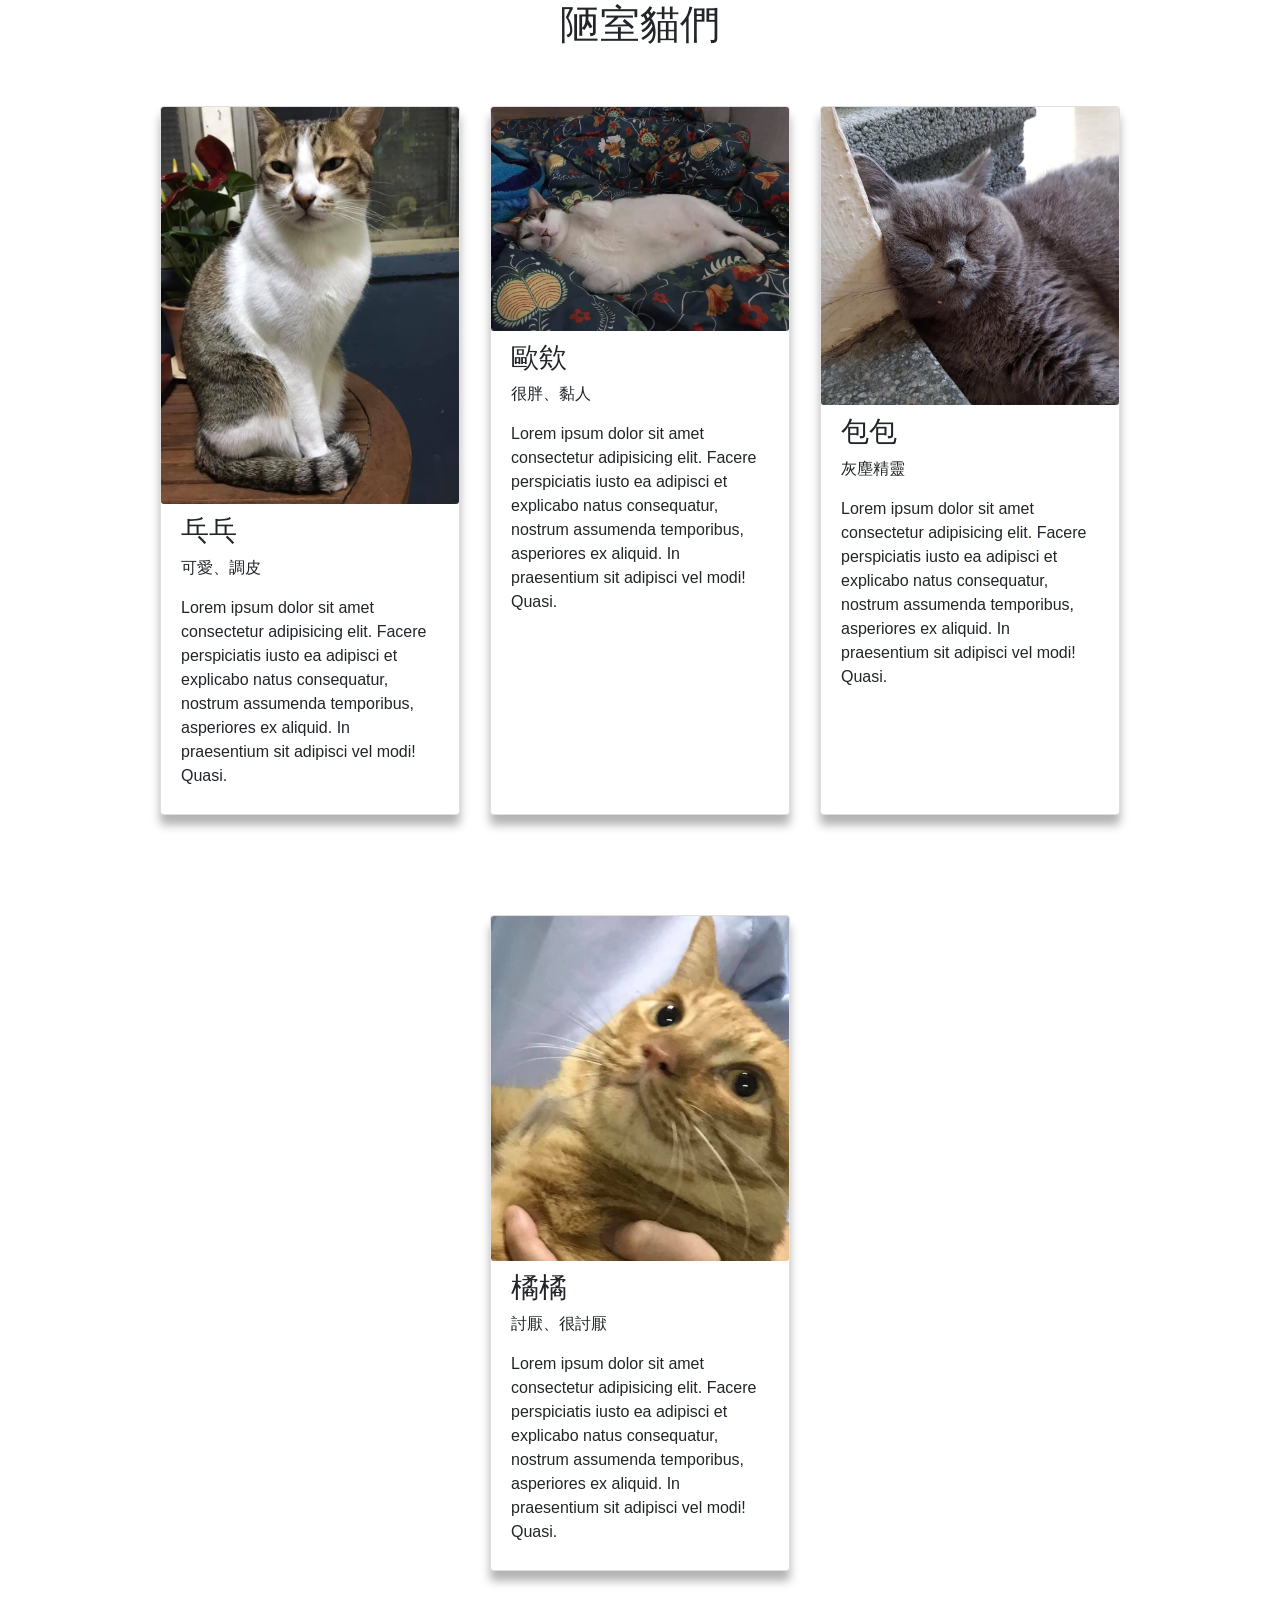
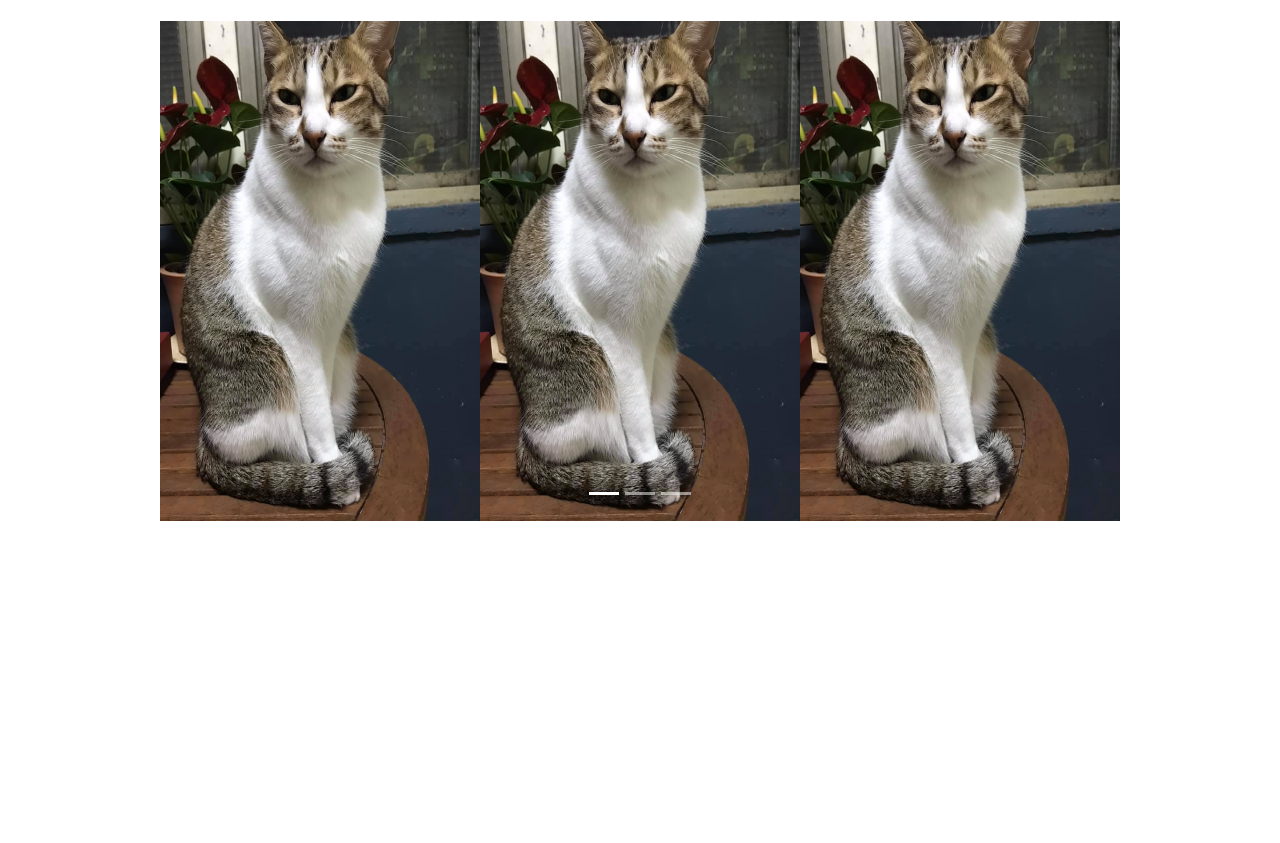
<file: Cats/index.html>
<!DOCTYPE html>
<html lang="en">

<head>
    <meta charset="UTF-8">
    <meta name="viewport" content="width=device-width, initial-scale=1.0">
    <meta http-equiv="X-UA-Compatible" content="ie=edge">
    <link rel="stylesheet" href="./css/basic.css">
    <!-- Bootstrap官方網站 https://getbootstrap.com/ -->
    <!-- 連結Bootstrap.min.css -->
    <link rel="stylesheet" href="https://stackpath.bootstrapcdn.com/bootstrap/4.4.1/css/bootstrap.min.css"
        integrity="sha384-Vkoo8x4CGsO3+Hhxv8T/Q5PaXtkKtu6ug5TOeNV6gBiFeWPGFN9MuhOf23Q9Ifjh" crossorigin="anonymous">
    <!-- TODO: 客製化Bootstrap CSS -->
    <!-- 使用font awesome -->
    <link rel="stylesheet" href="https://use.fontawesome.com/releases/v5.1.0/css/all.css"
        integrity="sha384-lKuwvrZot6UHsBSfcMvOkWwlCMgc0TaWr+30HWe3a4ltaBwTZhyTEggF5tJv8tbt" crossorigin="anonymous">
    <link rel="stylesheet" href="./css/style.css">
    <!-- 連結Bootstrap所需要的js -->
    <!-- jquery.min.js -->
    <script src="https://cdnjs.cloudflare.com/ajax/libs/jquery/3.4.1/jquery.min.js"></script>
    <!-- popper.min.js -->
    <script src="https://cdn.jsdelivr.net/npm/popper.js@1.16.0/dist/umd/popper.min.js"
        integrity="sha384-Q6E9RHvbIyZFJoft+2mJbHaEWldlvI9IOYy5n3zV9zzTtmI3UksdQRVvoxMfooAo" crossorigin="anonymous">
    </script>
    <!-- bootstrap.min.js -->
    <script src="https://stackpath.bootstrapcdn.com/bootstrap/4.4.1/js/bootstrap.min.js"
        integrity="sha384-wfSDF2E50Y2D1uUdj0O3uMBJnjuUD4Ih7YwaYd1iqfktj0Uod8GCExl3Og8ifwB6" crossorigin="anonymous">
    </script>
    <title>Cats</title>
</head>

<body>
    <h1 class="title">陋室貓們</h1>
    <div class="card-list">
        <!-- card -->
        <div class="card">
            <img src="./images/cat_p.jpg" alt="" class="card-img">
            <div class="card-body">
                <h3>乓乓</h3>
                <p class="descript">可愛、調皮</p>
                <p>Lorem ipsum dolor sit amet consectetur adipisicing elit. Facere perspiciatis iusto ea adipisci et
                    explicabo natus consequatur, nostrum assumenda temporibus, asperiores ex aliquid. In praesentium sit
                    adipisci vel modi! Quasi.</p>
            </div>
        </div>
        <!-- card end -->
        <!-- card -->
        <div class="card">
            <img src="./images/cat_o.jpg" alt="" class="card-img">
            <div class="card-body">
                <h3>歐欸</h3>
                <p class="descript">很胖、黏人</p>
                <p>Lorem ipsum dolor sit amet consectetur adipisicing elit. Facere perspiciatis iusto ea adipisci et
                    explicabo natus consequatur, nostrum assumenda temporibus, asperiores ex aliquid. In praesentium sit
                    adipisci vel modi! Quasi.</p>
            </div>
        </div>
        <!-- card end -->
        <!-- card -->
        <div class="card">
            <img src="./images/cat_b.jpg" alt="" class="card-img">
            <div class="card-body">
                <h3>包包</h3>
                <p class="descript">灰塵精靈</p>
                <p>Lorem ipsum dolor sit amet consectetur adipisicing elit. Facere perspiciatis iusto ea adipisci et
                    explicabo natus consequatur, nostrum assumenda temporibus, asperiores ex aliquid. In praesentium sit
                    adipisci vel modi! Quasi.</p>
            </div>
        </div>
        <!-- card end -->
        <!-- card -->
        <div class="card">
            <img src="./images/cat_g.jpg" alt="" class="card-img">
            <div class="card-body">
                <h3>橘橘</h3>
                <p class="descript">討厭、很討厭</p>
                <p>Lorem ipsum dolor sit amet consectetur adipisicing elit. Facere perspiciatis iusto ea adipisci et
                    explicabo natus consequatur, nostrum assumenda temporibus, asperiores ex aliquid. In praesentium sit
                    adipisci vel modi! Quasi.</p>
            </div>
        </div>
        <!-- card end -->
    </div>

    <!-- carousel -->
    <div id="carouseCats" class="carousel slide" data-ride="carousel">
        <ol class="carousel-indicators">
            <li data-target="#carouseCats" data-slide-to="0" class="active"></li>
            <li data-target="#carouseCats" data-slide-to="1"></li>
            <li data-target="#carouseCats" data-slide-to="2"></li>
        </ol>
        <div class="carousel-inner" role="listbox">
            <div class="carousel-item active">
                <div class="row justify-content-center no-gutters">
                    <div class="col-md-3">
                        <img src="./images/cat_p.jpg" class="w-100" height="500" alt="">
                    </div>
                    <div class="col-md-3">
                        <img src="./images/cat_p.jpg" class="w-100" height="500" alt="">
                    </div>
                    <div class="col-md-3">
                        <img src="./images/cat_p.jpg" class="w-100" height="500" alt="">
                    </div>
                </div>
            </div>
            <div class="carousel-item">
                <div class="row justify-content-center no-gutters">
                    <div class="col-md-4">
                        <img src="./images/cat_o.jpg" class="w-100" height="500" alt="">
                    </div>
                    <div class="col-md-4">
                        <img src="./images/cat_o.jpg" class="w-100" height="500" alt="">
                    </div>
                    <div class="col-md-4">
                        <img src="./images/cat_o.jpg" class="w-100" height="500" alt="">
                    </div>
                </div>
            </div>
            <div class="carousel-item">
                <div class="row justify-content-center no-gutters">
                    <div class="col-md-4">
                        <img src="./images/cat_b.jpg" class="w-100" height="500" alt="">
                    </div>
                    <div class="col-md-4">
                        <img src="./images/cat_b.jpg" class="w-100" height="500" alt="">
                    </div>
                    <div class="col-md-4">
                        <img src="./images/cat_b.jpg" class="w-100" height="500" alt="">
                    </div>
                </div>
            </div>
        </div>
        <a class="carousel-control-prev" href="#carouseCats" role="button" data-slide="prev">
            <span class="carousel-control-prev-icon" aria-hidden="true"></span>
            <span class="sr-only">Previous</span>
        </a>
        <a class="carousel-control-next" href="#carouseCats" role="button" data-slide="next">
            <span class="carousel-control-next-icon" aria-hidden="true"></span>
            <span class="sr-only">Next</span>
        </a>
    </div>
    <!-- carousel end -->
    <iframe width="560" height="315" src="https://www.youtube.com/embed/_WycfBpd3mg" frameborder="0"
        allow="accelerometer; autoplay; encrypted-media; gyroscope; picture-in-picture" allowfullscreen>
    </iframe>
</body>

</html>
</file>
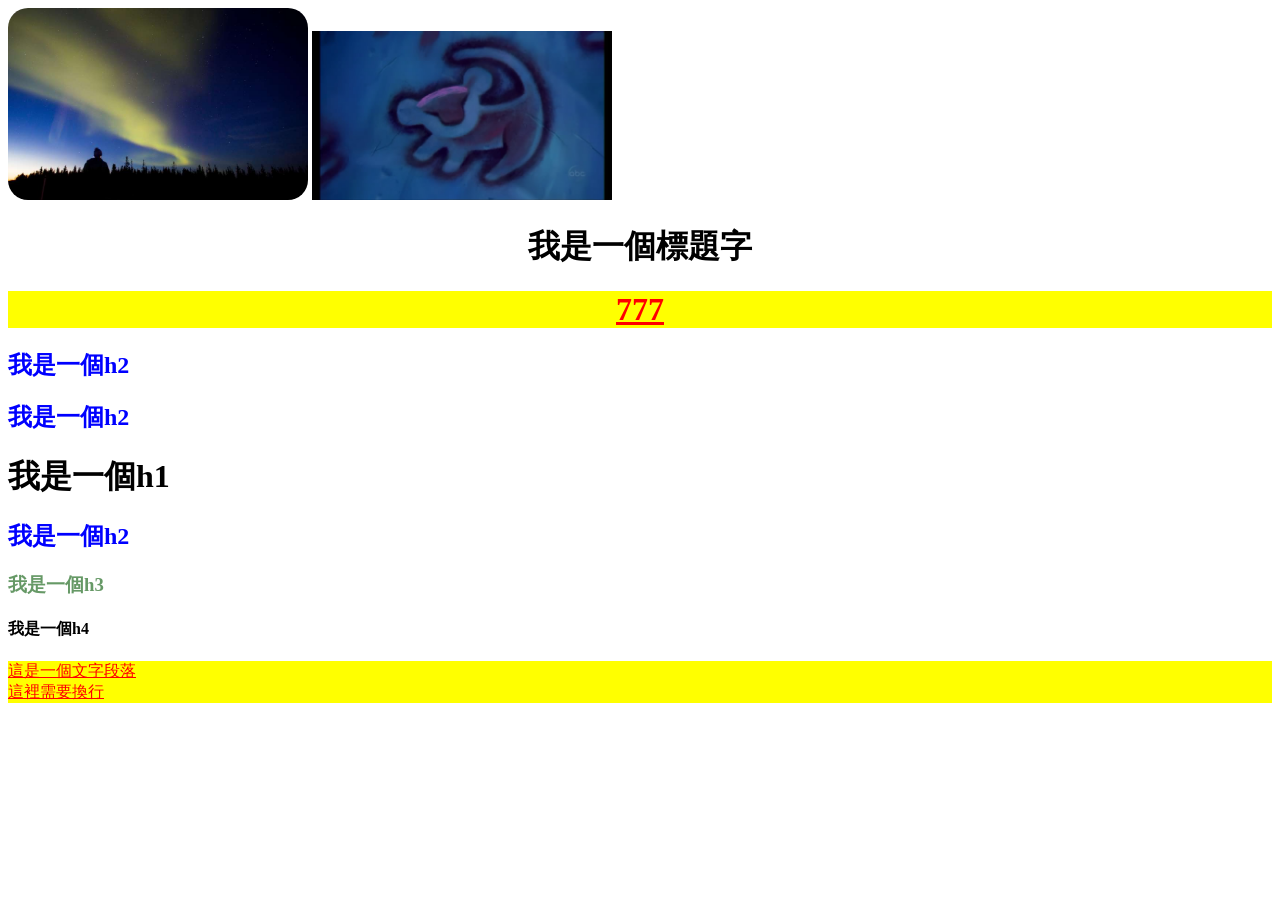
<file: L1/index.html>
<!DOCTYPE html>
<html lang="en">

<head>
    <meta charset="UTF-8">
    <meta name="viewport" content="width=device-width, initial-scale=1.0">
    <meta http-equiv="X-UA-Compatible" content="ie=edge">
    <!-- 透過link標籤連結css檔案 -->
    <link rel="stylesheet" href="./style.css">
    <title>my first web site</title>
</head>

<body>
    <img class="rounded" src="./images/image2.jpg" width="300" alt="">
    <img src="./images/image1.jpg" width="300" alt="">
    <h1 class="text-center">我是一個標題字</h1>
    <h1 class="important-title text-center">777</h1>
    <!-- h1.important-title -->
    <h2>我是一個h2</h2>
    <h2>我是一個h2</h2>
    <!--h${我是一個h$}*4 -->
    <!-- 註解 ctrl + / -->
    <h1>我是一個h1</h1>
    <h2>我是一個h2</h2>
    <h3>我是一個h3</h3>
    <h4>我是一個h4</h4>

    <!-- 內文 p (paragraph) -->
    <!--斷行br (break)-->
    <p class="important-title">這是一個文字段落 <br> 這裡需要換行</p>
</body>

</html>
</file>
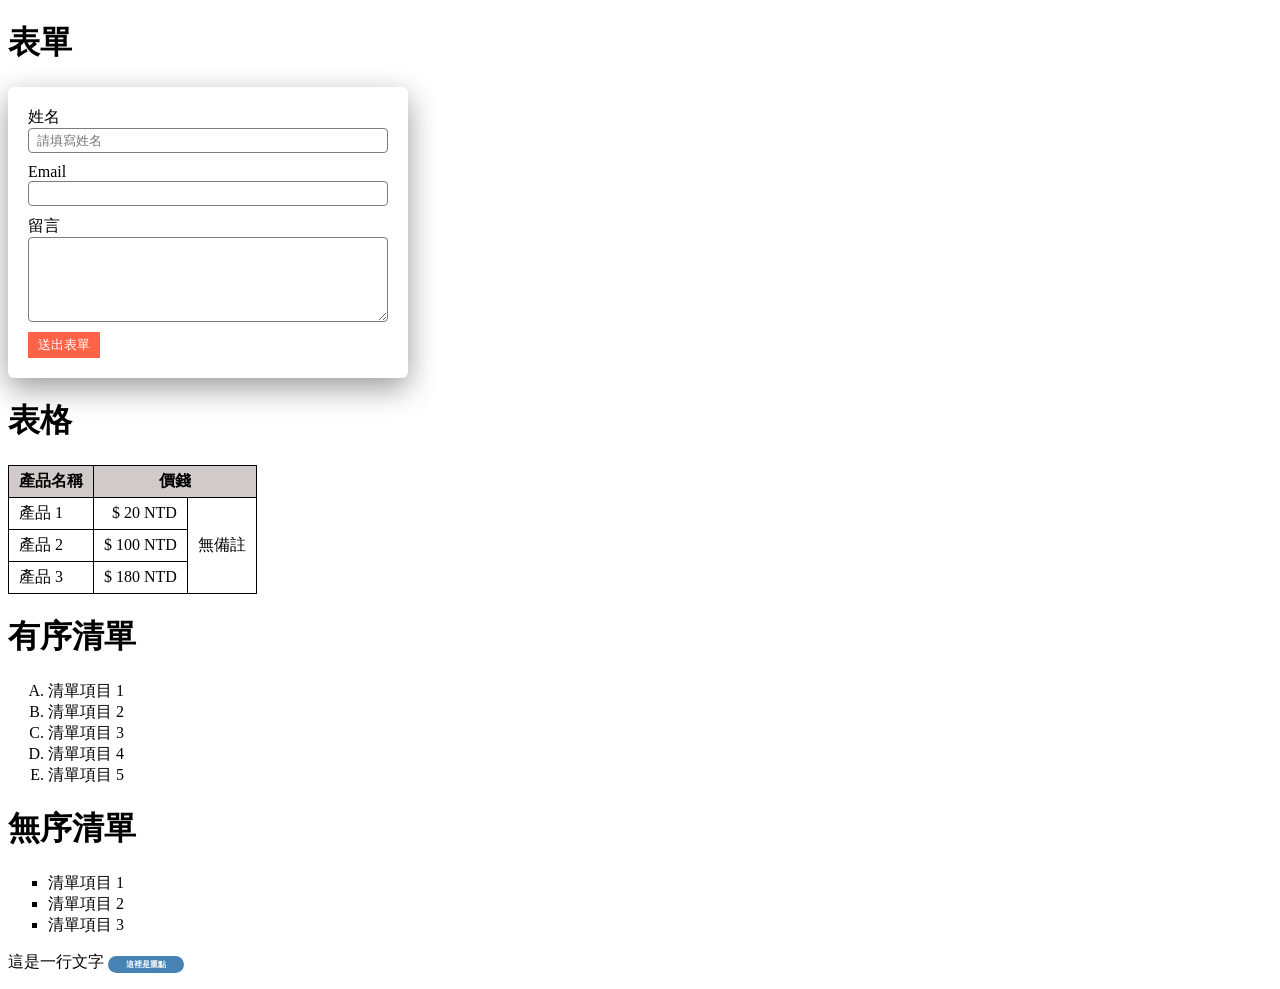
<file: L3/index.html>
<!DOCTYPE html>
<html lang="en">

<head>
    <meta charset="UTF-8">
    <meta name="viewport" content="width=device-width, initial-scale=1.0">
    <meta http-equiv="X-UA-Compatible" content="ie=edge">
    <link rel="stylesheet" href="./css/basic.css">
    <link rel="stylesheet" href="./css/style.css">
    <title>空白專案範本</title>
</head>

<body>
    <h1>表單</h1>
    <form class="form-box" action="https://formspree.io/nimblefrog0731@gmail.com" method="POST">
        <label for="userName">姓名</label>
        <input name="姓名" class="form-control" id="userName" type="text" placeholder="請填寫姓名" required>

        <label for="userEmail">Email</label>
        <input name="Email" class="form-control" id="userEmail" type="email" required>

        <label for="userComment">留言</label>
        <textarea name="留言" class="form-control" id="userComment" cols="30" rows="5" required></textarea>

        <button class="submit-btn" type="submit">送出表單</button>
    </form>
    <h1>表格</h1>
    <!-- table>(tr>td{產品 $}+td.price{120}+td)*3 -->
    <table>
        <tr>
            <th>產品名稱</th>
            <th colspan="2">價錢</th>
            <!-- <th>備註</th> -->
        </tr>
        <tr>
            <td>產品 1</td>
            <td class="price">20</td>
            <td rowspan="3">無備註</td>
        </tr>
        <tr>
            <td>產品 2</td>
            <td class="price">100</td>
        </tr>
        <tr>
            <td>產品 3</td>
            <td class="price">180</td>
        </tr>
    </table>
    <h1>有序清單</h1>
    <!-- ol>li{清單項目  $}*5 -->
    <ol type="A">
        <li>清單項目 1</li>
        <li>清單項目 2</li>
        <li>清單項目 3</li>
        <li>清單項目 4</li>
        <li>清單項目 5</li>
    </ol>
    <h1>無序清單</h1>
    <!-- circle, square -->
    <ul type="square">
        <li>清單項目 1</li>
        <li>清單項目 2</li>
        <li>清單項目 3</li>
    </ul>
    <p>這是一行文字
        <span class="highlight">這裡是重點</span>
    </p>
</body>

</html>
</file>
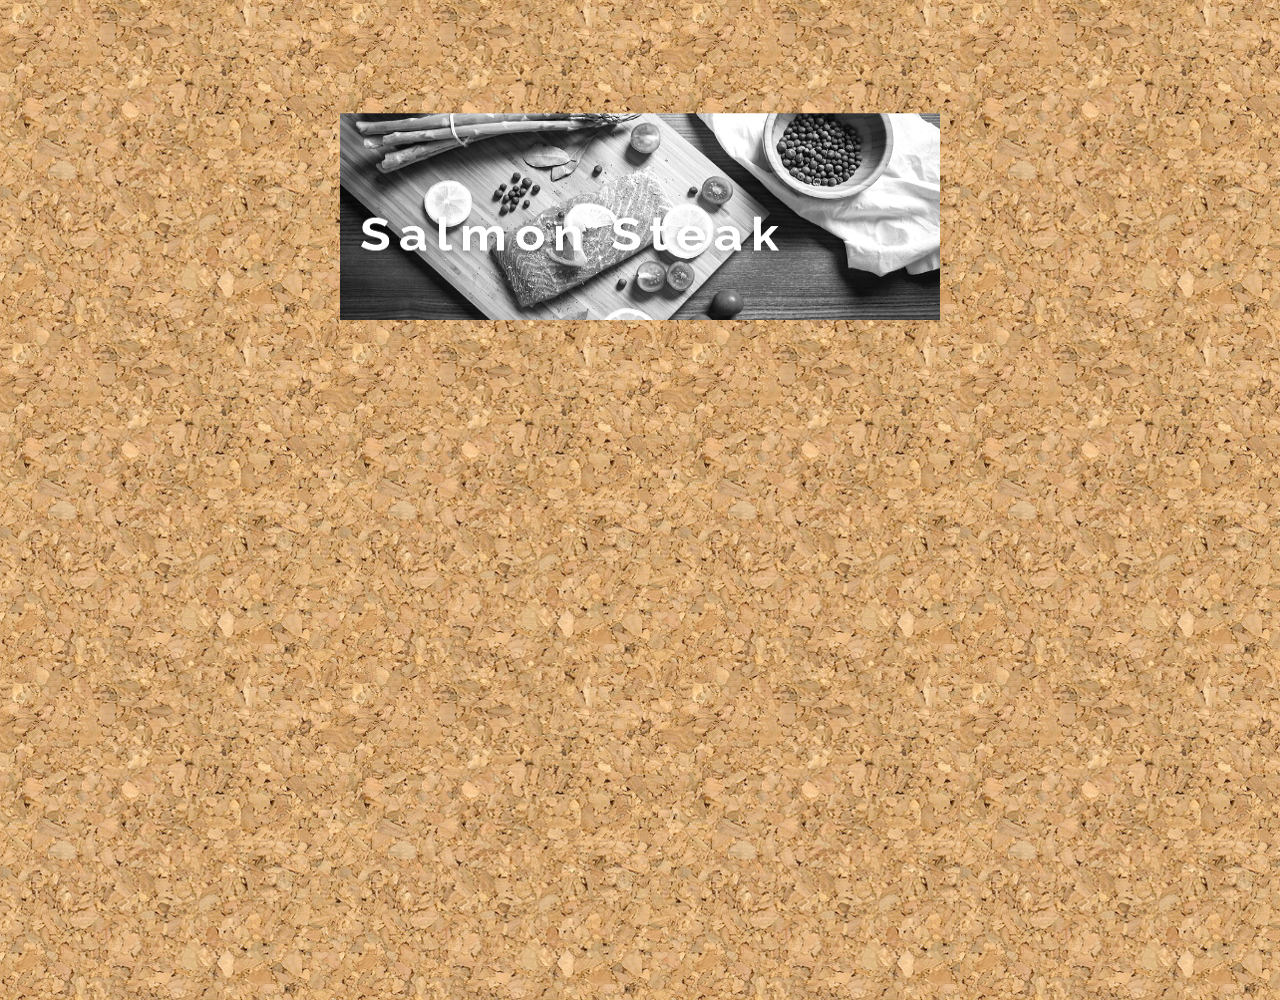
<file: L5+L6/index.html>
<!DOCTYPE html>
<html lang="en">

<head>
    <meta charset="UTF-8">
    <meta name="viewport" content="width=device-width, initial-scale=1.0">
    <meta http-equiv="X-UA-Compatible" content="ie=edge">
    <!-- favicon -->
    <link rel="shortcut icon" href="./img/favicon.ico" type="image/x-icon">
    <!-- normalize.css -->
    <link rel="stylesheet" href="./css/normalize.min.css">
    <link rel="stylesheet" href="./css/basic.css">
    <link rel="stylesheet" href="./css/style.css">
    <title>Cooking Recipe</title>
</head>

<body>
    <!-- env  -->
    <div class="env">
        <!-- card -->
        <div class="card">
            <!-- note upper-section -->
            <header class="upper-section">
                <div class="text">
                    <h1 class="dish-name">Salmon Steak</h1>
                    <p class="price">420</p>
                </div>
            </header>
            <!-- note lower-section -->
            <section class="lower-section">
                <h2 class="section-title">Ingredient</h2>
                <ul class="ingredients">
                    <li class="done">Salmon</li>
                    <li class="done">Tomato</li>
                    <li class="done">Lemon Juice</li>
                    <li>Mustard Sauce</li>
                    <li>Green onion</li>
                    <li class="done">Asparagus</li>
                    <li>Garlic salt</li>
                </ul>
                <small>Grilled Salmon Steaks with Asparagus
                    <br> Dinner from the grill is what summer is all about, the whole family will love this easy and
                    super-healthy
                    meal.
                </small>
            </section>
        </div>
        <!-- card end -->
    </div>
    <!-- env -->
    <!-- 引用jQuery -->
    <script src="https://cdnjs.cloudflare.com/ajax/libs/jquery/3.4.1/jquery.min.js"></script>
    <!-- 使用jQuery的點擊切換事件解決方案 -->
    <script src="./js/main.js"></script>
    <!-- 使用JavaScript的點擊切換事件解決方案 -->
    <!-- <script src="./js/pure-js-solution.js"></script> -->
</body>

</html>
</file>
<file: Cats/css/basic.css>
/* 在此撰寫每個專案都會寫入的CSS */

/* 星號代表選擇畫面上所有的元素 */

* {
    /* 設定所有方框的width,height值設定以border為主 */
    box-sizing: border-box;
    -moz-box-sizing: border-box;
    -webkit-box-sizing: border-box;
    /* 
       * 選擇器內的border: 1px solid black
       讓所有元素都能有邊框顯示，以方便排版，
       僅在開發排版時使用，平常請註解掉
    */
    /* border: 1px solid black; */
}
</file>
<file: Cats/css/style.css>
.title {
    text-align: center;
}

.card {
    width: 300px;
    margin: 50px 15px;
    box-shadow: 0 10px 10px rgba(0, 0, 0, 0.3);
}

.card-img {
    width: 100%;
}

.card-body {
    padding: 10px 20px;
}

.card-list {
    display: flex;
    justify-content: center;
    flex-wrap: wrap;
}

.row {
    border: 0px;
}
</file>
<file: L1/style.css>
/*CSS 註解*/
/* 在CSS檔案裏面跟設定無關的一定要註解 */
/* CSS選擇器 */


/*透過分類要選擇class，要用 .*/
.important-title {
    color: red;
    background: yellow;
    text-decoration: underline;
}

.text-center{
    /* 文字置中 */
    text-align: center;
}

.text-right{
    /* 文字靠右 */
    text-align: right;
}

.rounded{
    /* 設定圓角 */
    border-radius: 20px;
}

h2 {
    color: blue;
}

h3 {
    color: rgb(102, 153, 102);
}
</file>
<file: L3/css/basic.css>
/* 在此撰寫每個專案都會寫入的CSS */

/* 星號代表選擇畫面上所有的元素 */

* {
    /* 設定所有方框的width,height值設定以border為主 */
    box-sizing: border-box;
    -moz-box-sizing: border-box;
    -webkit-box-sizing: border-box;
    /* 
       * 選擇器內的border: 1px solid black
       讓所有元素都能有邊框顯示，以方便排版，
       僅在開發排版時使用，平常請註解掉
    */
    /* border: 1px solid black; */
}
</file>
<file: L3/css/style.css>
/* 在此撰寫此專案的CSS Style */

.highlight {
    background: steelblue;
    font-weight: 900;
    font-size: 8px;
    color: white;
    padding: 4px 18px;
    border-radius: 20px;
}


table,
td,
th {
    /* 多粗 實線/虛線 顏色 */
    border: 1px solid black;
    /* 把表格裡面的border整合在一起 */
    border-collapse: collapse;
}

td,
th {
    padding: 5px 10px;
}

th {
    background: rgb(209, 202, 202);
}

.price {
    text-align: right;
}


.price:before {
    content: "$ ";
}

.price:after {
    content: " NTD";
}

.form-box {
    width: 400px;
    padding: 20px 20px;
    box-shadow: 0 10px 30px rgb(0, 0, 0, 0.4);
    border-radius: 6px;
}

.form-control {
    /* 設定此元素變成區塊元素 */
    display: block;
    width: 100%;
    padding: 4px 8px;
    margin-bottom: 10px;
    border: 1px solid rgb(126, 123, 123);
    border-radius: 4px;
}

.submit-btn {
    background: tomato;
    color: white;
    /* 取消元素原本的border */
    border: none;
    padding: 4px 10px;
}
</file>
<file: L5+L6/css/basic.css>
* {
    -webkit-box-sizing: border-box;
    -moz-box-sizing: border-box;
    box-sizing: border-box;
}

html,body {
    max-width: 100%;
    overflow-x: hidden;
    padding: 0;
    margin: 0;
}
</file>
<file: L5+L6/css/style.css>
/* 加入Google fonts Raleway分別載入字重100,400,700 */
@import url('https://fonts.googleapis.com/css?family=Raleway:100,400,700&display=swap');
/*==================== general ====================*/

body {
    min-height: 1000px;
    /* 設定背景圖 */
    background-image: url('../img/cork-repeat.jpg');
    font-family: 'Raleway', sans-serif;
}

/* 設定透視 */
.env {
    perspective: 1000PX;
}

.card {
    width: 600px;
    margin: 100px auto;
}

.card>.upper-section,
.card>.lower-section {
    padding: 20px 20px;
    position: relative;
}

/*==================== fonts ====================*/

* {
    color: #333;
}

.dish-name {
    font-size: 50px;
    letter-spacing: 8px;
    font-weight: 700;
    text-shadow: 0 2px 10px rgba(0, 0, 0, 0.5);
    margin: 0;
}

.section-title {
    font-size: 24px;
    font-weight: 100;
    letter-spacing: 5px;
    margin: 0
}

/*==================== upper-section ====================*/

.upper-section {
    background-color: white;
    height: 220px;
    z-index: 5;
    color: white;
    /* 設定背景圖 */
    background-image: url('../img/salmon-steak.jpg');
    /* 等比例縮放到區域大小 */
    background-size: cover;
    /* 預設向後折 */
    transform: rotateX(20deg);
    /* 把x軸心調整到元素的底部 */
    transform-origin: bottom;
    /* 設定filter屬性控制照片明亮與飽和度 */
    filter: brightness(1.2) grayscale(100%);
}

.upper-section .text {
    margin-top: 80px;
}

.upper-section * {
    color: white;
}

.upper-section p {
    margin: 0;
}

.price {
    font-style: italic;
    font-size: 18px;
    font-weight: 100;
    text-shadow: 0 2px 10px rgba(0, 0, 0, 0.5);
    /* 設定預設為透明 */
    opacity: 0;
    /* 顯示$在價格前，並顯示貨幣單位於價格後 */
}

/* 偽元素 */
.price:before {
    content: "$";
    margin-right: 8px;
}

.price:after {
    content: "NTD";
    margin-left: 8px;
}

/*==================== lower-section ====================*/

.lower-section {
    background-color: white;
    z-index: 1;
    /* 預設向後折 */
    transform: rotateX(-100deg);
    transform-origin: top;
}

.ingredients {
    padding-left: 0;
    /* 將預設的ul樣式取消 */
    list-style: none;
}

.ingredients>li {
    font-size: 18px;
    /* 設定底部的框線 */
    border-bottom: 1px solid #aaa;
    /* 設定每個li高度為40px並且垂直置中文字，line-height行高 */
    height: 40px;
    line-height: 40px;
    padding-left: 40px;
    /* 設定滑鼠游標樣式讓使用者知道是可以點選的，progress等待 */
    cursor: pointer;
    /* 有佔據空間，所以要設定relative */
    position: relative;
    /* cursor樣式可參考: https://codepen.io/andy19910102/pen/MJavYR */
}

/* 利用偽元素設計checklist點擊圖樣 */
.ingredients>li:before {
    /* 如果要透過偽元素繪製圖形不可省略content */
    content: "";
    width: 20px;
    height: 20px;
    border: 1px solid #aaaaaa;
    /* 預設是行內元素，無法設定w跟h */
    display: block;
    position: absolute;
    left: 10px;
    top: 10px;
    border-radius: 4px;
}

.ingredients>li.done:before {
    background-image: url('../img/checked.svg');
    background-repeat: no-repeat;
    /* 先左右再上下 */
    background-position: center center;
}

/*==================== animation ====================*/

/* 設定.card:hover動畫的transition */
.upper-section,
.lower-section {
    transition: all .5s ease-in-out;
}

/* 設定.card:hover後折回的3D動畫 */
/* 當卡片被hover的時候，它裡面的upper-section */
.card:hover>.upper-section,
.card:hover>.lower-section {
    transform: rotateX(0deg);
    filter: brightness(1) grayscale(0%);
}

/* 設定.card:hover後顯示price */
/* .card:hover>.upper-section>.text>.price {
    opacity: 1;
} */
.card:hover .price {
    opacity: 1;
    margin-top: 8px;
}

/* 設定手機版的 CSS width < 576px */
@media(max-width: 576px) {

    /* 只有裝置寬度小於等於576px 才能夠使用的選擇器 */
    .upper-section,
    .lower-section {
        transform: rotateX(0deg);
        filter: brightness(1) grayscale(0%);
    }

    .upper-section .price {
        opacity: 1;
        margin-top: 8px;
    }

    .dish-name {
        font-size: 24px;
    }

    .card {
        width: calc(100% -30px);
        margin: 15px auto;
    }
}
</file>
